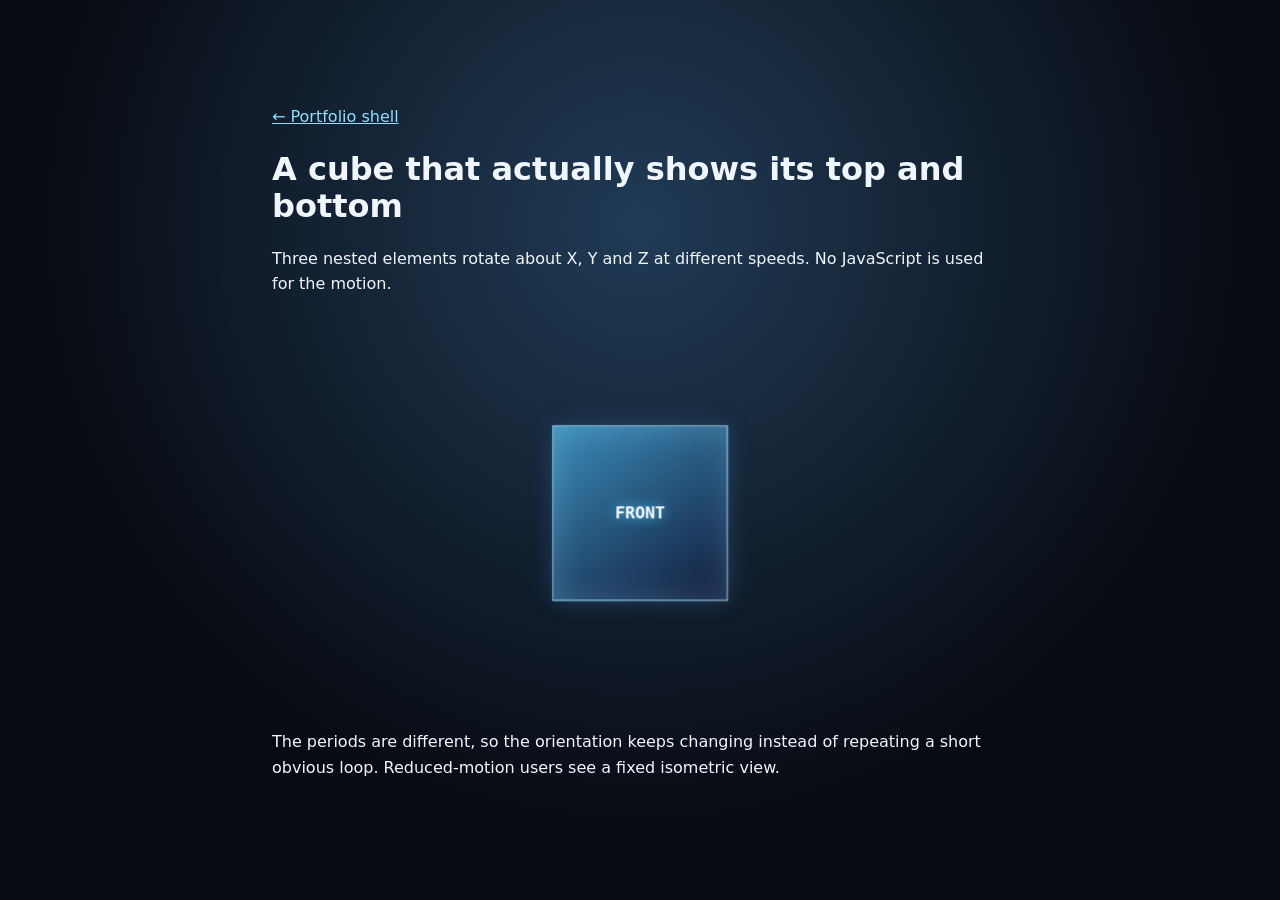
<file: cube/index.html>
<!doctype html>
<html lang="en">
<head><meta charset="utf-8"><meta name="viewport" content="width=device-width, initial-scale=1"><title>Three-axis CSS cube</title><link rel="stylesheet" href="style.css"></head>
<body>
  <main>
    <a href="../template/index.html">← Portfolio shell</a>
    <h1>A cube that actually shows its top and bottom</h1>
    <p>Three nested elements rotate about X, Y and Z at different speeds. No JavaScript is used for the motion.</p>
    <div class="stage" role="img" aria-label="Six-faced cube slowly rotating around three axes">
      <div class="spin-x"><div class="spin-y"><div class="spin-z">
        <span class="face front">FRONT</span><span class="face back">BACK</span>
        <span class="face right">RIGHT</span><span class="face left">LEFT</span>
        <span class="face top">TOP</span><span class="face bottom">BOTTOM</span>
      </div></div></div>
    </div>
    <p>The periods are different, so the orientation keeps changing instead of repeating a short obvious loop. Reduced-motion users see a fixed isometric view.</p>
  </main>
</body>
</html>
</file>
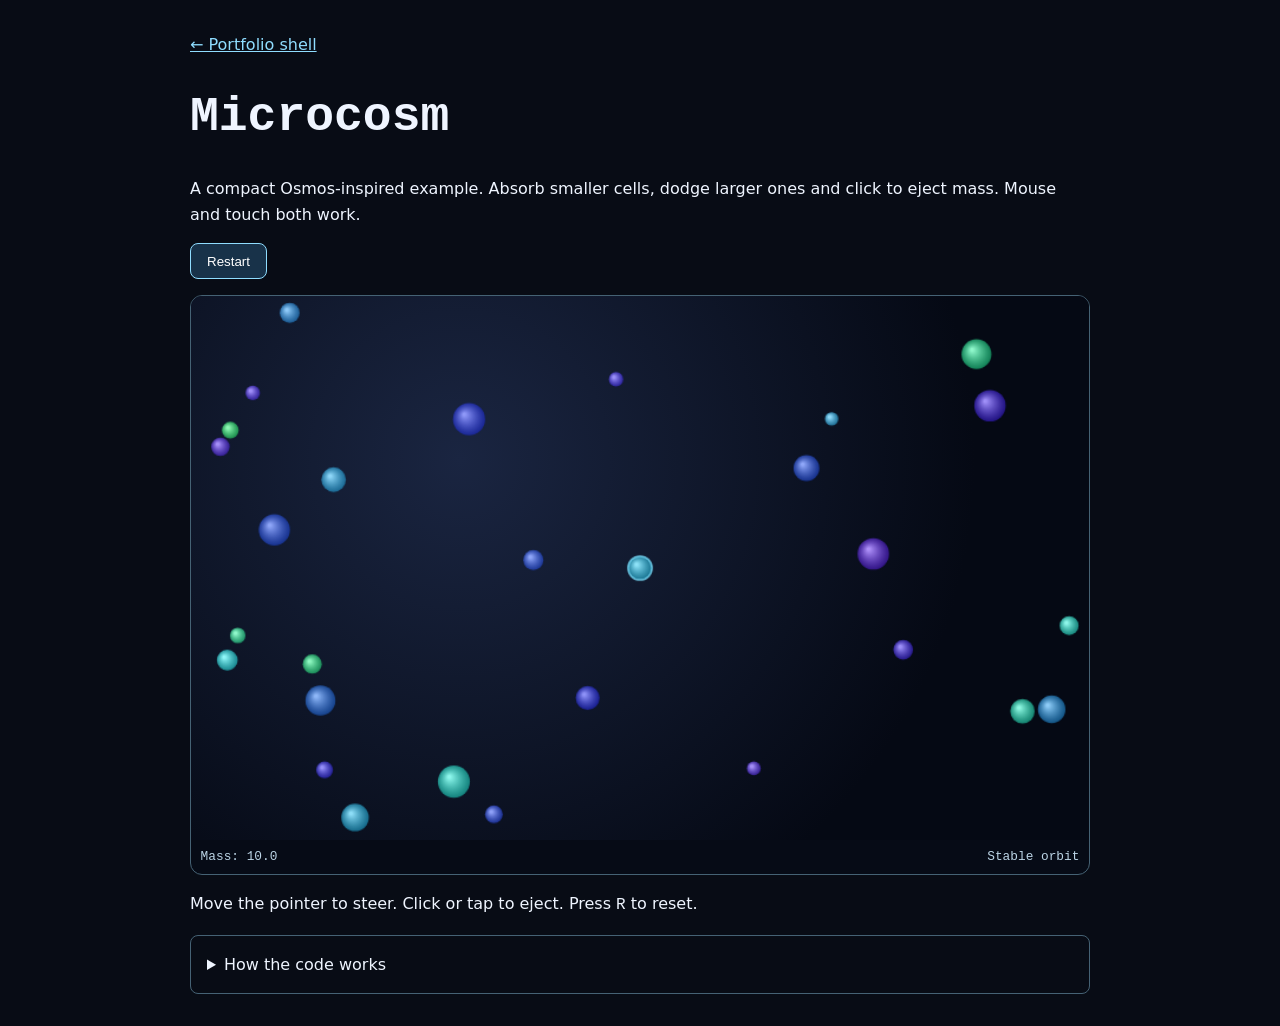
<file: microcosm/index.html>
<!doctype html>
<html lang="en">
<head><meta charset="utf-8"><meta name="viewport" content="width=device-width, initial-scale=1"><title>Microcosm · Native JavaScript game</title><link rel="stylesheet" href="style.css"><script src="game.js" defer></script></head>
<body><main><a href="../template/index.html">← Portfolio shell</a><h1>Microcosm</h1><p>A compact Osmos-inspired example. Absorb smaller cells, dodge larger ones and click to eject mass. Mouse and touch both work.</p><button id="reset-game" type="button">Restart</button><div class="game"><canvas id="osmos-canvas" width="760" height="460" aria-label="Microcosm game field"></canvas><div class="hud"><span id="hud-mass">Mass: 10.0</span><span id="hud-status" role="status">Ready</span></div></div><p>Move the pointer to steer. Click or tap to eject. Press <kbd>R</kbd> to reset.</p><details><summary>How the code works</summary><p>Each cell keeps a position, velocity and mass. Radius is proportional to the square root of mass. The animation loop advances cells, detects collisions, changes mass and renders circles on a canvas. Pause the tab and the simulation pauses too.</p></details></main></body>
</html>
</file>
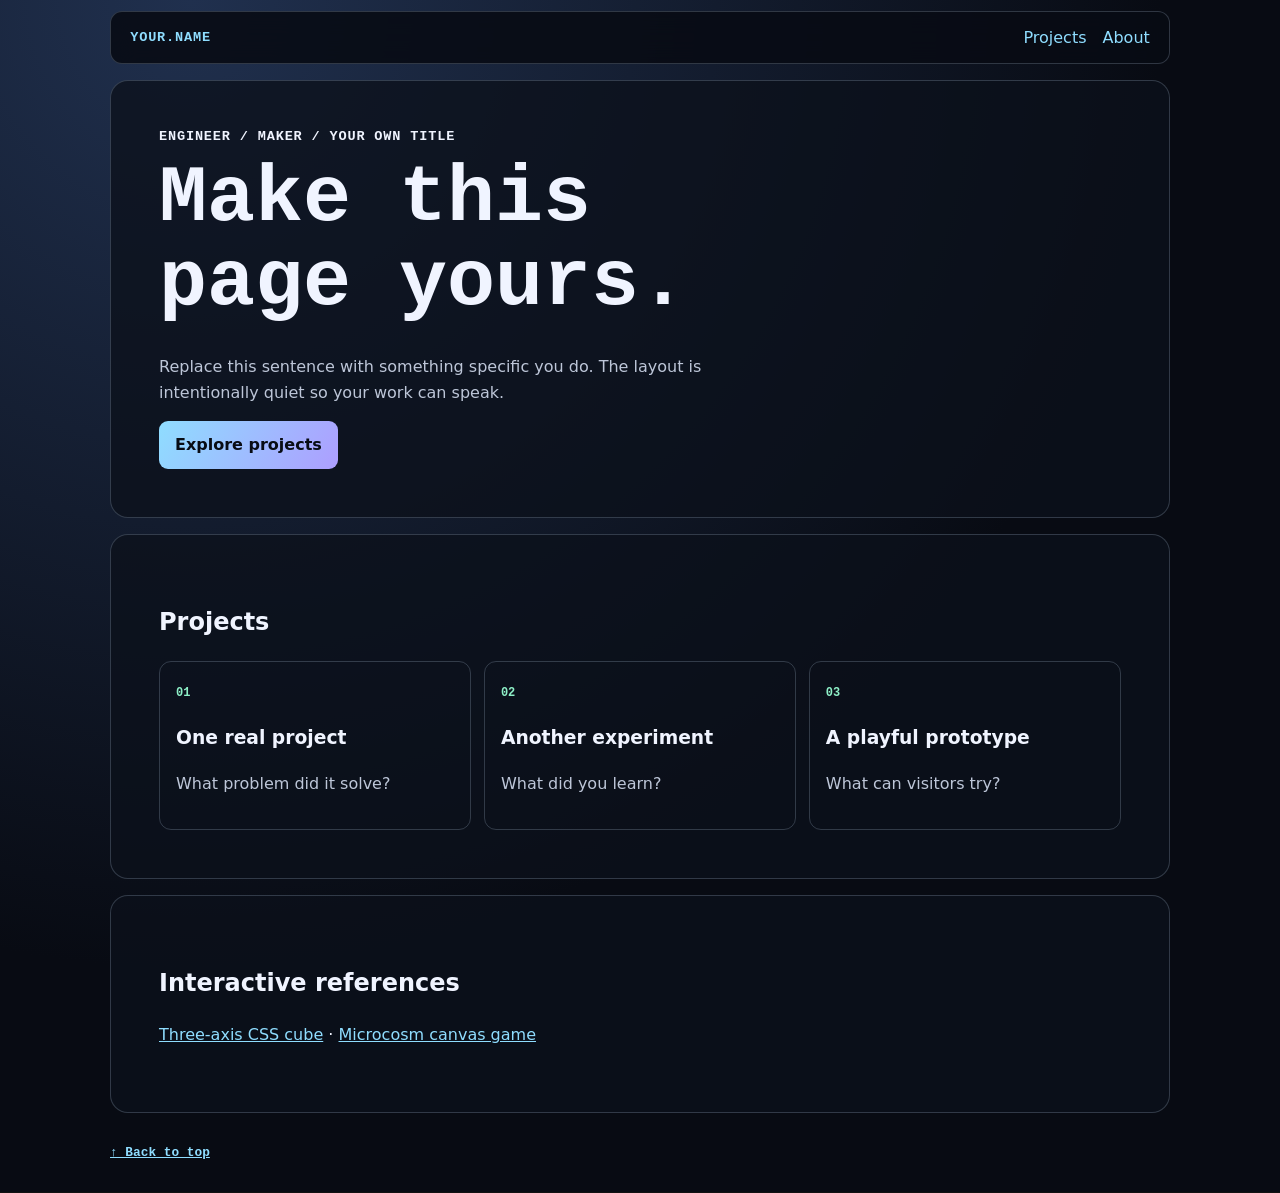
<file: template/index.html>
<!doctype html>
<html lang="en">
<head><meta charset="utf-8"><meta name="viewport" content="width=device-width, initial-scale=1"><meta name="description" content="A minimal native-web portfolio shell."><title>Your name · Portfolio shell</title><link rel="stylesheet" href="style.css"></head>
<body>
  <header><a class="brand" href="#top">YOUR.NAME</a><nav aria-label="Main navigation"><a href="#projects">Projects</a><a href="#about">About</a></nav></header>
  <main id="top">
    <section class="hero panel"><span class="eyebrow">ENGINEER / MAKER / YOUR OWN TITLE</span><h1>Make this page yours.</h1><p>Replace this sentence with something specific you do. The layout is intentionally quiet so your work can speak.</p><a class="button" href="#projects">Explore projects</a></section>
    <section class="panel" id="projects"><h2>Projects</h2><div class="cards"><article><span>01</span><h3>One real project</h3><p>What problem did it solve?</p></article><article><span>02</span><h3>Another experiment</h3><p>What did you learn?</p></article><article><span>03</span><h3>A playful prototype</h3><p>What can visitors try?</p></article></div></section>
    <section class="panel" id="about"><h2>Interactive references</h2><p><a href="../cube/index.html">Three-axis CSS cube</a> · <a href="../microcosm/index.html">Microcosm canvas game</a></p></section>
  </main>
  <footer><a href="#top">↑ Back to top</a></footer>
</body>
</html>
</file>
<file: cube/style.css>
:root{color-scheme:dark;--edge:rgba(185,230,255,.75);--size:160px}
*{box-sizing:border-box}
body{margin:0;min-height:100vh;display:grid;place-items:center;background:radial-gradient(circle at 50% 25%,#203b55,#080b13 65%);color:#f0f5ff;font:1rem/1.6 system-ui,sans-serif}
main{width:min(800px,92vw);padding:2rem}h1{line-height:1.15}
a{color:#8fddff}.stage{height:400px;display:grid;place-items:center;perspective:900px}
.spin-x,.spin-y,.spin-z{position:relative;width:var(--size);height:var(--size);transform-style:preserve-3d}
.spin-x{animation:rotate-x 29s linear infinite}.spin-y{animation:rotate-y 23s linear infinite}.spin-z{animation:rotate-z 37s linear infinite}
.face{position:absolute;inset:0;display:grid;place-items:center;padding:.3rem;border:1px solid var(--edge);background:linear-gradient(145deg,rgba(64,156,204,.87),rgba(18,27,60,.94));color:white;box-shadow:inset 0 0 30px rgba(153,222,255,.24),0 0 20px rgba(80,160,230,.25);text-shadow:0 0 12px #4bc7ff;backface-visibility:hidden;font:700 .95rem monospace}
.front{transform:translateZ(calc(var(--size)/2))}.back{transform:rotateY(180deg) translateZ(calc(var(--size)/2))}.right{transform:rotateY(90deg) translateZ(calc(var(--size)/2))}.left{transform:rotateY(-90deg) translateZ(calc(var(--size)/2))}.top{transform:rotateX(90deg) translateZ(calc(var(--size)/2))}.bottom{transform:rotateX(-90deg) translateZ(calc(var(--size)/2))}
@keyframes rotate-x{to{transform:rotateX(360deg)}}@keyframes rotate-y{to{transform:rotateY(360deg)}}@keyframes rotate-z{to{transform:rotateZ(360deg)}}
@media(prefers-reduced-motion:reduce){.spin-x,.spin-y,.spin-z{animation:none}.spin-x{transform:rotateX(-24deg)}.spin-y{transform:rotateY(32deg)}.spin-z{transform:rotateZ(-8deg)}}
</file>
<file: microcosm/style.css>
:root{color-scheme:dark}*{box-sizing:border-box}body{margin:0;background:#080c15;color:#eff5ff;font:1rem/1.6 system-ui,sans-serif}main{width:min(900px,92vw);margin:2rem auto}a{color:#8fddff}h1{font:700 clamp(2rem,5vw,3rem) monospace}button{padding:.6rem 1rem;margin-bottom:1rem;border:1px solid #8fddff;border-radius:8px;background:#183249;color:white;cursor:pointer}.game{overflow:hidden;border:1px solid #456274;border-radius:12px;background:#060b16}canvas{display:block;width:100%;height:auto;touch-action:none;cursor:crosshair;background:radial-gradient(circle at 30% 30%,#1a2541,#050914 70%)}.hud{display:flex;justify-content:space-between;gap:1rem;padding:.6rem;color:#bcd5e6;font:.8rem monospace}details{padding:1rem;border:1px solid #456274;border-radius:8px}
</file>
<file: template/style.css>
:root{color-scheme:dark;--ink:#f0f4ff;--muted:#bdc6d8;--line:rgba(205,230,255,.2)}
*{box-sizing:border-box}html{scroll-behavior:smooth}body{margin:0;background:radial-gradient(circle at 15% 0%,#20304e,#080b13 60%);color:var(--ink);font:1rem/1.6 system-ui,sans-serif}a{color:#8fddff}header,main,footer{width:min(1060px,92vw);margin:auto}header{position:sticky;top:.7rem;display:flex;justify-content:space-between;gap:1rem;align-items:center;margin-top:.7rem;padding:.8rem 1.2rem;border:1px solid var(--line);border-radius:12px;background:rgba(8,12,20,.9);backdrop-filter:blur(12px)}header a{text-decoration:none}nav{display:flex;gap:1rem}.brand,.eyebrow{font:700 .85rem monospace;letter-spacing:.06em}.panel{margin-top:1rem;padding:clamp(1.4rem,4vw,3rem);border:1px solid var(--line);border-radius:18px;background:rgba(12,17,28,.78)}.hero{min-height:390px;display:flex;flex-direction:column;justify-content:center}.hero h1{max-width:12ch;margin:.8rem 0;font:700 clamp(2.5rem,7vw,5rem)/1.05 monospace}.hero p{max-width:54ch;color:var(--muted)}.button{align-self:flex-start;padding:.7rem 1rem;border-radius:9px;background:linear-gradient(120deg,#8fddff,#ad9eff);color:#080c14;text-decoration:none;font-weight:700}.cards{display:grid;grid-template-columns:repeat(3,1fr);gap:.8rem}.cards article{padding:1rem;border:1px solid var(--line);border-radius:12px}.cards span{font:700 .75rem monospace;color:#8ef0c7}.cards p{color:var(--muted)}footer{padding:2rem 0;font:700 .8rem monospace}@media(max-width:680px){.cards{grid-template-columns:1fr}}
</file>
